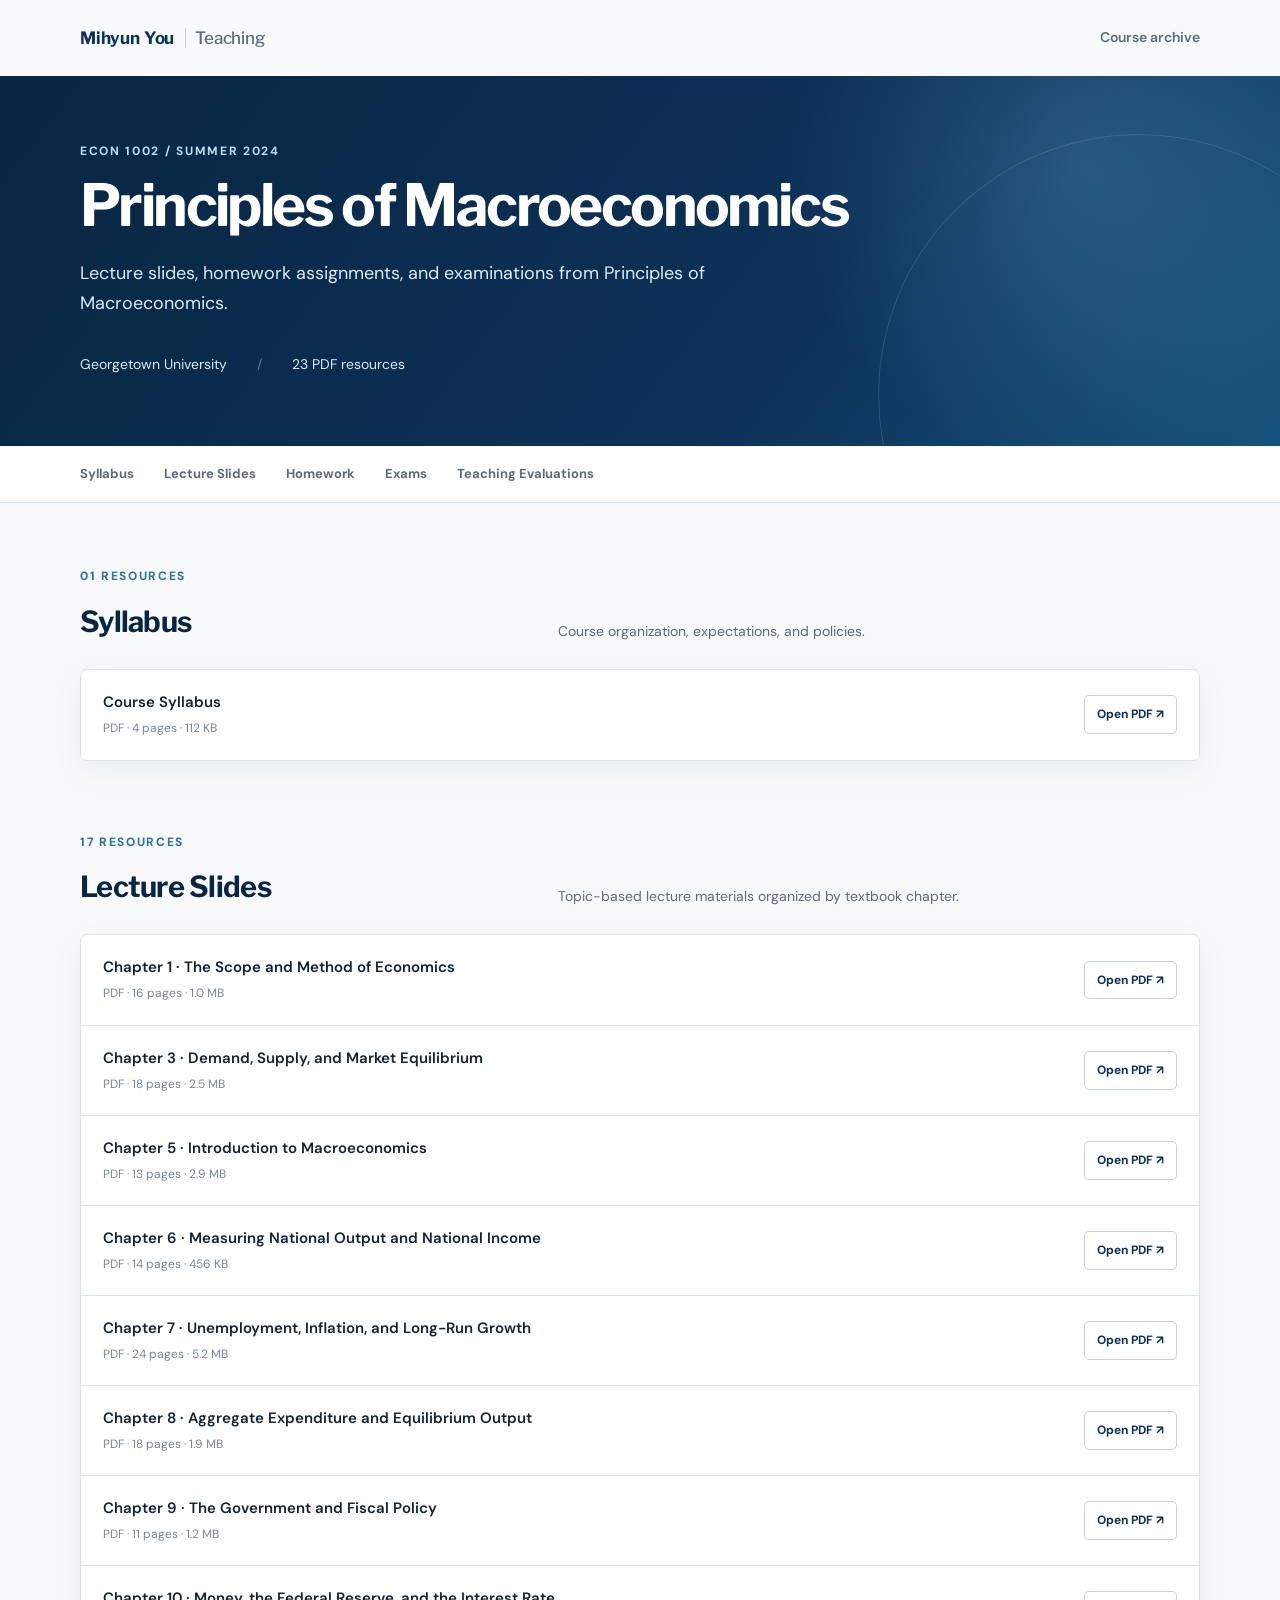
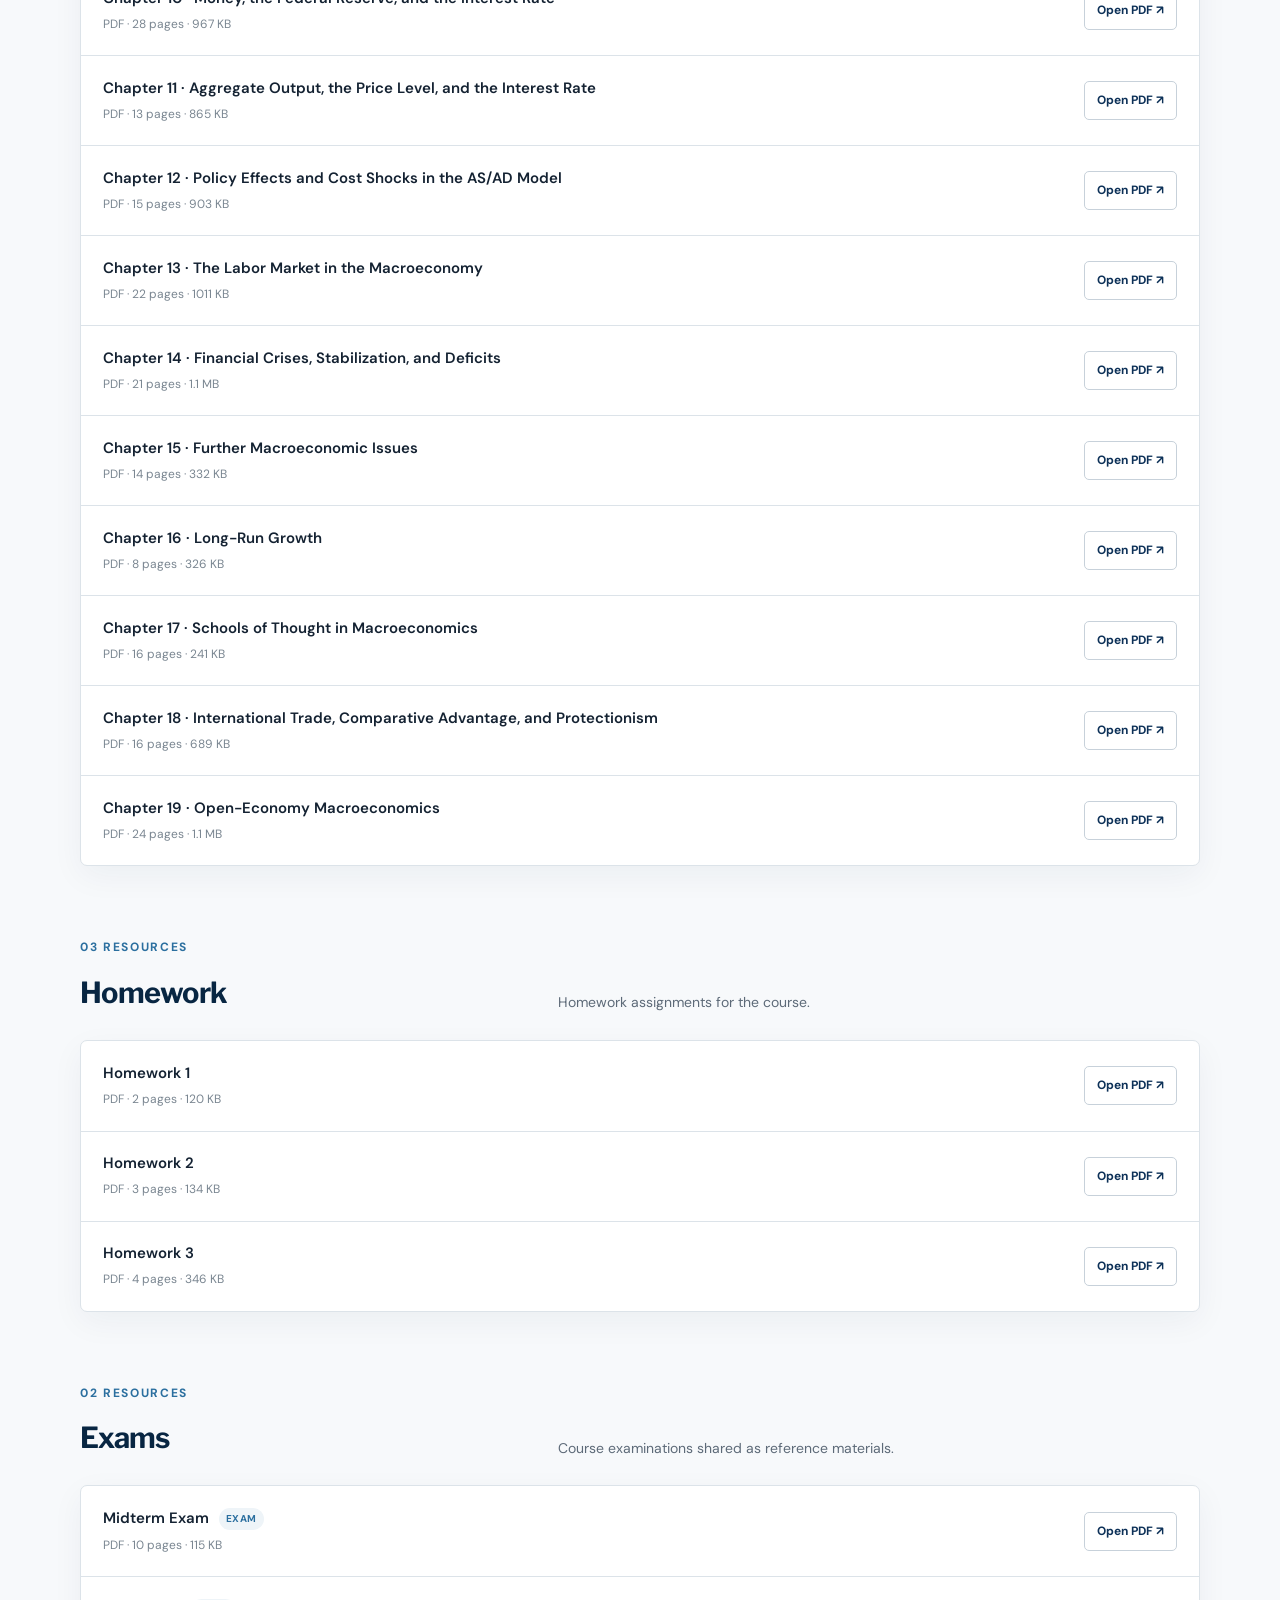
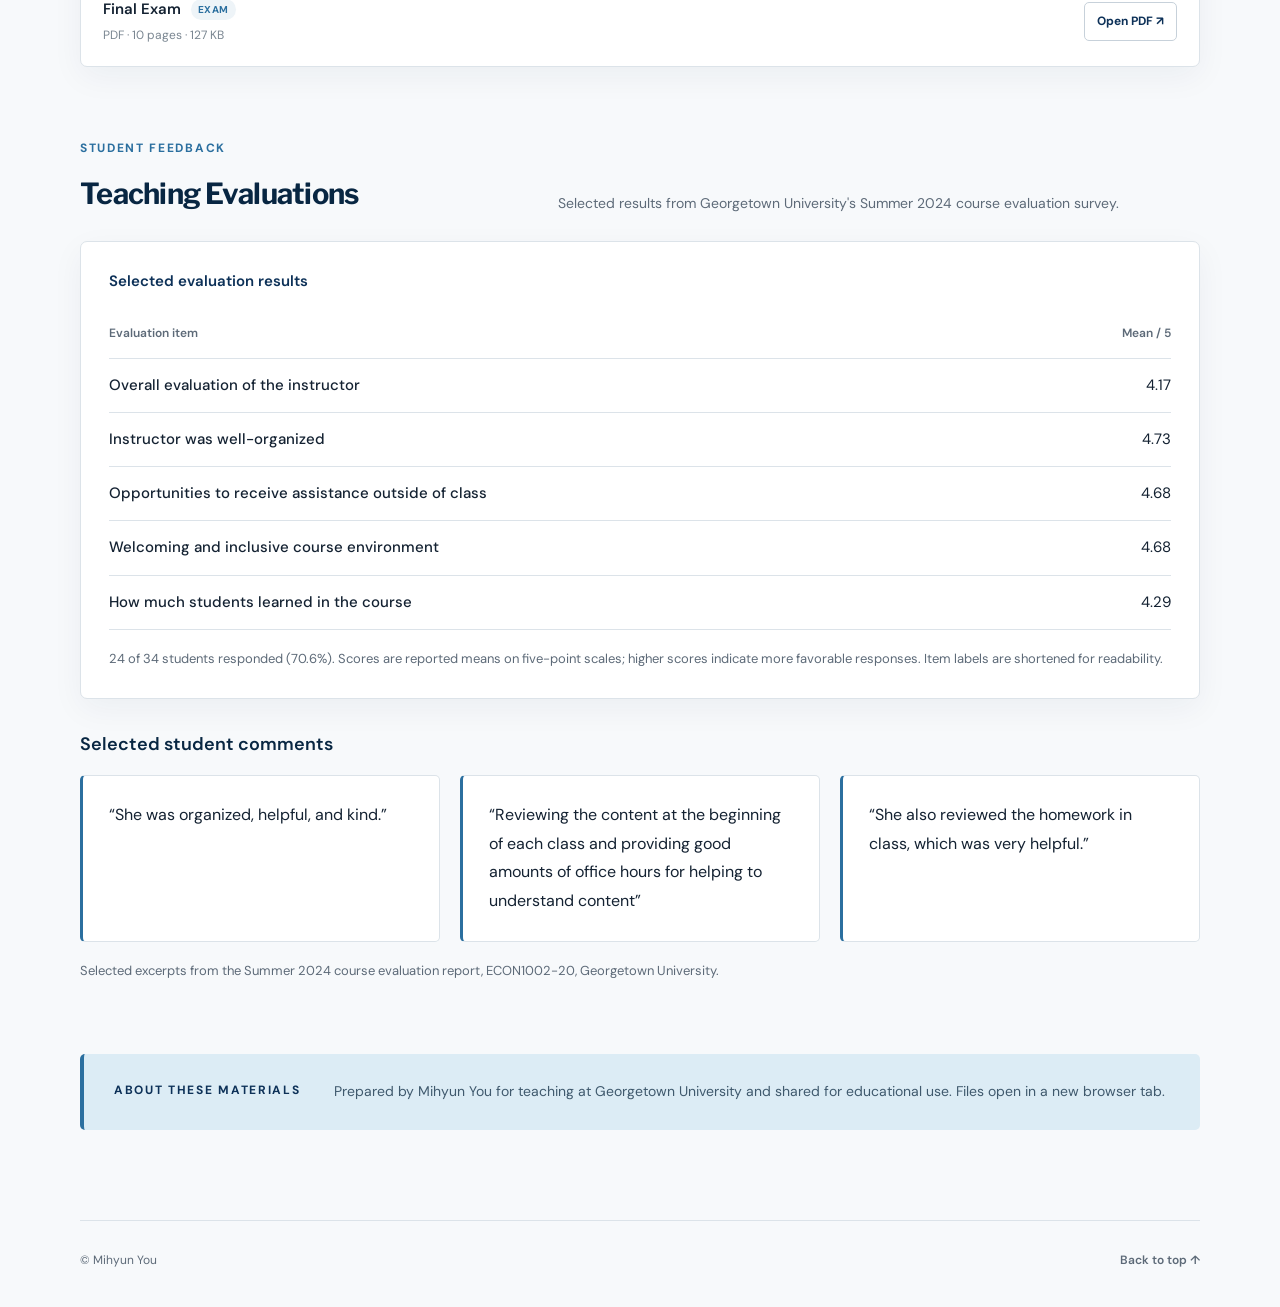
<file: index.html>
<!doctype html>
<html lang="en">
<head>
  <meta charset="utf-8">
  <meta name="viewport" content="width=device-width, initial-scale=1">
  <meta name="description" content="Principles of Macroeconomics teaching materials by Mihyun You.">
  <title>Principles of Macroeconomics | Mihyun You</title>
  <link rel="stylesheet" href="assets/styles.css">
</head>
<body id="top">
  <header class="site-header">
    <a class="brand" href="./">Mihyun You <span>Teaching</span></a>
    <span class="header-note">Course archive</span>
  </header>

  <main>
    <section class="course-hero">
      <div class="hero-inner">
        <p class="eyebrow">ECON 1002 <span aria-hidden="true">/</span> Summer 2024</p>
        <h1>Principles of Macroeconomics</h1>
        <p class="hero-description">Lecture slides, homework assignments, and examinations from Principles of Macroeconomics.</p>
        <div class="course-meta">
          <span>Georgetown University</span>
          <span>23 PDF resources</span>
        </div>
      </div>
    </section>

    <nav class="section-nav" aria-label="Course sections">
      <div><a href="#syllabus">Syllabus</a><a href="#lecture-slides">Lecture Slides</a><a href="#problem-sets">Homework</a><a href="#exams">Exams</a><a href="#teaching-evaluations">Teaching Evaluations</a></div>
    </nav>

    <div class="page-shell">
      
      <section class="materials-section" id="syllabus">
        <div class="section-heading">
          <div>
            <p class="section-kicker">01 resources</p>
            <h2>Syllabus</h2>
          </div>
          <p>Course organization, expectations, and policies.</p>
        </div>
        <ul class="resource-list">
          
        <li class="resource-row">
          <div class="resource-copy">
            <div class="resource-title-line">
              <h3>Course Syllabus</h3>
              
            </div>
            <p>PDF <span aria-hidden="true">·</span> 4 pages <span aria-hidden="true">·</span> 112 KB</p>
          </div>
          <a class="open-link" href="syllabus/econ-1002-syllabus.pdf" target="_blank" rel="noopener" aria-label="Open Course Syllabus PDF in a new tab">
            Open PDF <span aria-hidden="true">↗</span>
          </a>
        </li>
        </ul>
      </section>
      <section class="materials-section" id="lecture-slides">
        <div class="section-heading">
          <div>
            <p class="section-kicker">17 resources</p>
            <h2>Lecture Slides</h2>
          </div>
          <p>Topic-based lecture materials organized by textbook chapter.</p>
        </div>
        <ul class="resource-list">
          
        <li class="resource-row">
          <div class="resource-copy">
            <div class="resource-title-line">
              <h3>Chapter 1 · The Scope and Method of Economics</h3>
              
            </div>
            <p>PDF <span aria-hidden="true">·</span> 16 pages <span aria-hidden="true">·</span> 1.0 MB</p>
          </div>
          <a class="open-link" href="lecture-slides/chapter-01-scope-method-economics.pdf" target="_blank" rel="noopener" aria-label="Open Chapter 1 · The Scope and Method of Economics PDF in a new tab">
            Open PDF <span aria-hidden="true">↗</span>
          </a>
        </li>
        <li class="resource-row">
          <div class="resource-copy">
            <div class="resource-title-line">
              <h3>Chapter 3 · Demand, Supply, and Market Equilibrium</h3>
              
            </div>
            <p>PDF <span aria-hidden="true">·</span> 18 pages <span aria-hidden="true">·</span> 2.5 MB</p>
          </div>
          <a class="open-link" href="lecture-slides/chapter-03-demand-supply-equilibrium.pdf" target="_blank" rel="noopener" aria-label="Open Chapter 3 · Demand, Supply, and Market Equilibrium PDF in a new tab">
            Open PDF <span aria-hidden="true">↗</span>
          </a>
        </li>
        <li class="resource-row">
          <div class="resource-copy">
            <div class="resource-title-line">
              <h3>Chapter 5 · Introduction to Macroeconomics</h3>
              
            </div>
            <p>PDF <span aria-hidden="true">·</span> 13 pages <span aria-hidden="true">·</span> 2.9 MB</p>
          </div>
          <a class="open-link" href="lecture-slides/chapter-05-introduction-macroeconomics.pdf" target="_blank" rel="noopener" aria-label="Open Chapter 5 · Introduction to Macroeconomics PDF in a new tab">
            Open PDF <span aria-hidden="true">↗</span>
          </a>
        </li>
        <li class="resource-row">
          <div class="resource-copy">
            <div class="resource-title-line">
              <h3>Chapter 6 · Measuring National Output and National Income</h3>
              
            </div>
            <p>PDF <span aria-hidden="true">·</span> 14 pages <span aria-hidden="true">·</span> 456 KB</p>
          </div>
          <a class="open-link" href="lecture-slides/chapter-06-national-output-income.pdf" target="_blank" rel="noopener" aria-label="Open Chapter 6 · Measuring National Output and National Income PDF in a new tab">
            Open PDF <span aria-hidden="true">↗</span>
          </a>
        </li>
        <li class="resource-row">
          <div class="resource-copy">
            <div class="resource-title-line">
              <h3>Chapter 7 · Unemployment, Inflation, and Long-Run Growth</h3>
              
            </div>
            <p>PDF <span aria-hidden="true">·</span> 24 pages <span aria-hidden="true">·</span> 5.2 MB</p>
          </div>
          <a class="open-link" href="lecture-slides/chapter-07-unemployment-inflation-growth.pdf" target="_blank" rel="noopener" aria-label="Open Chapter 7 · Unemployment, Inflation, and Long-Run Growth PDF in a new tab">
            Open PDF <span aria-hidden="true">↗</span>
          </a>
        </li>
        <li class="resource-row">
          <div class="resource-copy">
            <div class="resource-title-line">
              <h3>Chapter 8 · Aggregate Expenditure and Equilibrium Output</h3>
              
            </div>
            <p>PDF <span aria-hidden="true">·</span> 18 pages <span aria-hidden="true">·</span> 1.9 MB</p>
          </div>
          <a class="open-link" href="lecture-slides/chapter-08-aggregate-expenditure-output.pdf" target="_blank" rel="noopener" aria-label="Open Chapter 8 · Aggregate Expenditure and Equilibrium Output PDF in a new tab">
            Open PDF <span aria-hidden="true">↗</span>
          </a>
        </li>
        <li class="resource-row">
          <div class="resource-copy">
            <div class="resource-title-line">
              <h3>Chapter 9 · The Government and Fiscal Policy</h3>
              
            </div>
            <p>PDF <span aria-hidden="true">·</span> 11 pages <span aria-hidden="true">·</span> 1.2 MB</p>
          </div>
          <a class="open-link" href="lecture-slides/chapter-09-government-fiscal-policy.pdf" target="_blank" rel="noopener" aria-label="Open Chapter 9 · The Government and Fiscal Policy PDF in a new tab">
            Open PDF <span aria-hidden="true">↗</span>
          </a>
        </li>
        <li class="resource-row">
          <div class="resource-copy">
            <div class="resource-title-line">
              <h3>Chapter 10 · Money, the Federal Reserve, and the Interest Rate</h3>
              
            </div>
            <p>PDF <span aria-hidden="true">·</span> 28 pages <span aria-hidden="true">·</span> 967 KB</p>
          </div>
          <a class="open-link" href="lecture-slides/chapter-10-money-fed-interest-rate.pdf" target="_blank" rel="noopener" aria-label="Open Chapter 10 · Money, the Federal Reserve, and the Interest Rate PDF in a new tab">
            Open PDF <span aria-hidden="true">↗</span>
          </a>
        </li>
        <li class="resource-row">
          <div class="resource-copy">
            <div class="resource-title-line">
              <h3>Chapter 11 · Aggregate Output, the Price Level, and the Interest Rate</h3>
              
            </div>
            <p>PDF <span aria-hidden="true">·</span> 13 pages <span aria-hidden="true">·</span> 865 KB</p>
          </div>
          <a class="open-link" href="lecture-slides/chapter-11-as-ad-is-lm.pdf" target="_blank" rel="noopener" aria-label="Open Chapter 11 · Aggregate Output, the Price Level, and the Interest Rate PDF in a new tab">
            Open PDF <span aria-hidden="true">↗</span>
          </a>
        </li>
        <li class="resource-row">
          <div class="resource-copy">
            <div class="resource-title-line">
              <h3>Chapter 12 · Policy Effects and Cost Shocks in the AS/AD Model</h3>
              
            </div>
            <p>PDF <span aria-hidden="true">·</span> 15 pages <span aria-hidden="true">·</span> 903 KB</p>
          </div>
          <a class="open-link" href="lecture-slides/chapter-12-policy-effects-cost-shocks.pdf" target="_blank" rel="noopener" aria-label="Open Chapter 12 · Policy Effects and Cost Shocks in the AS/AD Model PDF in a new tab">
            Open PDF <span aria-hidden="true">↗</span>
          </a>
        </li>
        <li class="resource-row">
          <div class="resource-copy">
            <div class="resource-title-line">
              <h3>Chapter 13 · The Labor Market in the Macroeconomy</h3>
              
            </div>
            <p>PDF <span aria-hidden="true">·</span> 22 pages <span aria-hidden="true">·</span> 1011 KB</p>
          </div>
          <a class="open-link" href="lecture-slides/chapter-13-labor-market.pdf" target="_blank" rel="noopener" aria-label="Open Chapter 13 · The Labor Market in the Macroeconomy PDF in a new tab">
            Open PDF <span aria-hidden="true">↗</span>
          </a>
        </li>
        <li class="resource-row">
          <div class="resource-copy">
            <div class="resource-title-line">
              <h3>Chapter 14 · Financial Crises, Stabilization, and Deficits</h3>
              
            </div>
            <p>PDF <span aria-hidden="true">·</span> 21 pages <span aria-hidden="true">·</span> 1.1 MB</p>
          </div>
          <a class="open-link" href="lecture-slides/chapter-14-crises-stabilization-deficits.pdf" target="_blank" rel="noopener" aria-label="Open Chapter 14 · Financial Crises, Stabilization, and Deficits PDF in a new tab">
            Open PDF <span aria-hidden="true">↗</span>
          </a>
        </li>
        <li class="resource-row">
          <div class="resource-copy">
            <div class="resource-title-line">
              <h3>Chapter 15 · Further Macroeconomic Issues</h3>
              
            </div>
            <p>PDF <span aria-hidden="true">·</span> 14 pages <span aria-hidden="true">·</span> 332 KB</p>
          </div>
          <a class="open-link" href="lecture-slides/chapter-15-further-macroeconomic-issues.pdf" target="_blank" rel="noopener" aria-label="Open Chapter 15 · Further Macroeconomic Issues PDF in a new tab">
            Open PDF <span aria-hidden="true">↗</span>
          </a>
        </li>
        <li class="resource-row">
          <div class="resource-copy">
            <div class="resource-title-line">
              <h3>Chapter 16 · Long-Run Growth</h3>
              
            </div>
            <p>PDF <span aria-hidden="true">·</span> 8 pages <span aria-hidden="true">·</span> 326 KB</p>
          </div>
          <a class="open-link" href="lecture-slides/chapter-16-long-run-growth.pdf" target="_blank" rel="noopener" aria-label="Open Chapter 16 · Long-Run Growth PDF in a new tab">
            Open PDF <span aria-hidden="true">↗</span>
          </a>
        </li>
        <li class="resource-row">
          <div class="resource-copy">
            <div class="resource-title-line">
              <h3>Chapter 17 · Schools of Thought in Macroeconomics</h3>
              
            </div>
            <p>PDF <span aria-hidden="true">·</span> 16 pages <span aria-hidden="true">·</span> 241 KB</p>
          </div>
          <a class="open-link" href="lecture-slides/chapter-17-schools-of-thought.pdf" target="_blank" rel="noopener" aria-label="Open Chapter 17 · Schools of Thought in Macroeconomics PDF in a new tab">
            Open PDF <span aria-hidden="true">↗</span>
          </a>
        </li>
        <li class="resource-row">
          <div class="resource-copy">
            <div class="resource-title-line">
              <h3>Chapter 18 · International Trade, Comparative Advantage, and Protectionism</h3>
              
            </div>
            <p>PDF <span aria-hidden="true">·</span> 16 pages <span aria-hidden="true">·</span> 689 KB</p>
          </div>
          <a class="open-link" href="lecture-slides/chapter-18-international-trade.pdf" target="_blank" rel="noopener" aria-label="Open Chapter 18 · International Trade, Comparative Advantage, and Protectionism PDF in a new tab">
            Open PDF <span aria-hidden="true">↗</span>
          </a>
        </li>
        <li class="resource-row">
          <div class="resource-copy">
            <div class="resource-title-line">
              <h3>Chapter 19 · Open-Economy Macroeconomics</h3>
              
            </div>
            <p>PDF <span aria-hidden="true">·</span> 24 pages <span aria-hidden="true">·</span> 1.1 MB</p>
          </div>
          <a class="open-link" href="lecture-slides/chapter-19-open-economy-macroeconomics.pdf" target="_blank" rel="noopener" aria-label="Open Chapter 19 · Open-Economy Macroeconomics PDF in a new tab">
            Open PDF <span aria-hidden="true">↗</span>
          </a>
        </li>
        </ul>
      </section>
      <section class="materials-section" id="problem-sets">
        <div class="section-heading">
          <div>
            <p class="section-kicker">03 resources</p>
            <h2>Homework</h2>
          </div>
          <p>Homework assignments for the course.</p>
        </div>
        <ul class="resource-list">
          
        <li class="resource-row">
          <div class="resource-copy">
            <div class="resource-title-line">
              <h3>Homework 1</h3>
              
            </div>
            <p>PDF <span aria-hidden="true">·</span> 2 pages <span aria-hidden="true">·</span> 120 KB</p>
          </div>
          <a class="open-link" href="problem-sets/homework-01.pdf" target="_blank" rel="noopener" aria-label="Open Homework 1 PDF in a new tab">
            Open PDF <span aria-hidden="true">↗</span>
          </a>
        </li>
        <li class="resource-row">
          <div class="resource-copy">
            <div class="resource-title-line">
              <h3>Homework 2</h3>
              
            </div>
            <p>PDF <span aria-hidden="true">·</span> 3 pages <span aria-hidden="true">·</span> 134 KB</p>
          </div>
          <a class="open-link" href="problem-sets/homework-02.pdf" target="_blank" rel="noopener" aria-label="Open Homework 2 PDF in a new tab">
            Open PDF <span aria-hidden="true">↗</span>
          </a>
        </li>
        <li class="resource-row">
          <div class="resource-copy">
            <div class="resource-title-line">
              <h3>Homework 3</h3>
              
            </div>
            <p>PDF <span aria-hidden="true">·</span> 4 pages <span aria-hidden="true">·</span> 346 KB</p>
          </div>
          <a class="open-link" href="problem-sets/homework-03.pdf" target="_blank" rel="noopener" aria-label="Open Homework 3 PDF in a new tab">
            Open PDF <span aria-hidden="true">↗</span>
          </a>
        </li>
        </ul>
      </section>
      <section class="materials-section" id="exams">
        <div class="section-heading">
          <div>
            <p class="section-kicker">02 resources</p>
            <h2>Exams</h2>
          </div>
          <p>Course examinations shared as reference materials.</p>
        </div>
        <ul class="resource-list">
          
        <li class="resource-row">
          <div class="resource-copy">
            <div class="resource-title-line">
              <h3>Midterm Exam</h3>
              <span class="tag">Exam</span>
            </div>
            <p>PDF <span aria-hidden="true">·</span> 10 pages <span aria-hidden="true">·</span> 115 KB</p>
          </div>
          <a class="open-link" href="exams/midterm-exam.pdf" target="_blank" rel="noopener" aria-label="Open Midterm Exam PDF in a new tab">
            Open PDF <span aria-hidden="true">↗</span>
          </a>
        </li>
        <li class="resource-row">
          <div class="resource-copy">
            <div class="resource-title-line">
              <h3>Final Exam</h3>
              <span class="tag">Exam</span>
            </div>
            <p>PDF <span aria-hidden="true">·</span> 10 pages <span aria-hidden="true">·</span> 127 KB</p>
          </div>
          <a class="open-link" href="exams/final-exam.pdf" target="_blank" rel="noopener" aria-label="Open Final Exam PDF in a new tab">
            Open PDF <span aria-hidden="true">↗</span>
          </a>
        </li>
        </ul>
      </section>
      <section class="materials-section" id="teaching-evaluations" aria-labelledby="evaluation-heading">
        <div class="section-heading">
          <div><p class="section-kicker">Student feedback</p><h2 id="evaluation-heading">Teaching Evaluations</h2></div>
          <p>Selected results from Georgetown University's Summer 2024 course evaluation survey.</p>
        </div>
        <div class="feedback-panel">
          <table class="evaluation-table" aria-describedby="evaluation-note">
            <caption>Selected evaluation results</caption>
            <thead><tr><th scope="col">Evaluation item</th><th scope="col">Mean / 5</th></tr></thead>
            <tbody>
              <tr><th scope="row">Overall evaluation of the instructor</th><td>4.17</td></tr>
              <tr><th scope="row">Instructor was well-organized</th><td>4.73</td></tr>
              <tr><th scope="row">Opportunities to receive assistance outside of class</th><td>4.68</td></tr>
              <tr><th scope="row">Welcoming and inclusive course environment</th><td>4.68</td></tr>
              <tr><th scope="row">How much students learned in the course</th><td>4.29</td></tr>
            </tbody>
          </table>
          <p class="feedback-note" id="evaluation-note">24 of 34 students responded (70.6%). Scores are reported means on five-point scales; higher scores indicate more favorable responses. Item labels are shortened for readability.</p>
        </div>
        <h3 class="feedback-subheading">Selected student comments</h3>
        <div class="feedback-quotes feedback-quotes-three">
          <blockquote class="feedback-quote"><p>“She was organized, helpful, and kind.”</p></blockquote>
          <blockquote class="feedback-quote"><p>“Reviewing the content at the beginning of each class and providing good amounts of office hours for helping to understand content”</p></blockquote>
          <blockquote class="feedback-quote"><p>“She also reviewed the homework in class, which was very helpful.”</p></blockquote>
        </div>
        <p class="feedback-note">Selected excerpts from the Summer 2024 course evaluation report, ECON1002-20, Georgetown University. </p>
      </section>
      <aside class="use-note">
        <p class="note-label">About these materials</p>
        <p>Prepared by Mihyun You for teaching at Georgetown University and shared for educational use. Files open in a new browser tab.</p>
      </aside>
    </div>
  </main>

  <footer class="site-footer">
    <p>© Mihyun You</p>
    <a href="#top">Back to top <span aria-hidden="true">↑</span></a>
  </footer>
</body>
</html>
</file>
<file: assets/styles.css>
@import url('https://fonts.googleapis.com/css2?family=DM+Sans:wght@400;500;600;700&family=Libre+Franklin:wght@500;600;700&display=swap');

:root {
  --navy: #0d3158;
  --navy-deep: #082642;
  --blue: #2b6f9f;
  --blue-soft: #dcecf5;
  --ink: #142232;
  --muted: #5d6a78;
  --paper: #f7f9fb;
  --white: #ffffff;
  --line: #dce3e9;
  --line-dark: #c7d1da;
  --tag: #eef4f8;
  --shadow: 0 18px 50px rgba(13, 49, 88, 0.08);
  --shell: min(1120px, calc(100% - 40px));
}

* { box-sizing: border-box; }

html { scroll-behavior: smooth; }

body {
  margin: 0;
  color: var(--ink);
  background: var(--paper);
  font-family: "DM Sans", system-ui, -apple-system, BlinkMacSystemFont, "Segoe UI", sans-serif;
  line-height: 1.55;
}

a { color: inherit; }

a:focus-visible {
  outline: 3px solid #eab464;
  outline-offset: 4px;
  border-radius: 3px;
}

.site-header {
  width: var(--shell);
  height: 76px;
  margin: 0 auto;
  display: flex;
  align-items: center;
  justify-content: space-between;
}

.brand {
  color: var(--navy);
  font-family: "Libre Franklin", sans-serif;
  font-size: 17px;
  font-weight: 700;
  letter-spacing: -0.01em;
  text-decoration: none;
}

.brand span {
  margin-left: 7px;
  padding-left: 9px;
  color: var(--muted);
  border-left: 1px solid var(--line-dark);
  font-weight: 500;
}

.header-note,
.back-link {
  color: var(--muted);
  font-size: 14px;
  font-weight: 600;
  text-decoration: none;
}

.back-link:hover { color: var(--navy); }

.home-hero,
.course-hero {
  position: relative;
  overflow: hidden;
  color: var(--white);
  background:
    radial-gradient(circle at 85% 25%, rgba(112, 181, 217, 0.25), transparent 27%),
    linear-gradient(128deg, var(--navy-deep), var(--navy) 63%, #16537c);
}

.home-hero::after,
.course-hero::after {
  position: absolute;
  right: -120px;
  bottom: -210px;
  width: 520px;
  height: 520px;
  border: 1px solid rgba(255, 255, 255, 0.13);
  border-radius: 50%;
  content: "";
}

.hero-inner {
  position: relative;
  z-index: 1;
  width: var(--shell);
  margin: 0 auto;
  padding: 78px 0 82px;
}

.course-hero .hero-inner { padding: 66px 0 70px; }

.eyebrow,
.section-kicker,
.note-label {
  margin: 0 0 14px;
  font-size: 12px;
  font-weight: 700;
  letter-spacing: 0.14em;
  text-transform: uppercase;
}

.eyebrow { color: #b9ddf1; }

.home-hero h1,
.course-hero h1 {
  max-width: 780px;
  margin: 0;
  font-family: "Libre Franklin", sans-serif;
  font-size: clamp(42px, 6vw, 68px);
  line-height: 1.04;
  letter-spacing: -0.045em;
}

.course-hero h1 { font-size: clamp(38px, 5vw, 58px); }

.hero-description {
  max-width: 720px;
  margin: 24px 0 0;
  color: #dceaf2;
  font-size: 18px;
  line-height: 1.65;
}

.archive-stats,
.course-meta {
  display: flex;
  flex-wrap: wrap;
  gap: 10px 30px;
  margin-top: 36px;
  color: #dceaf2;
  font-size: 14px;
}

.archive-stats strong {
  margin-right: 5px;
  color: var(--white);
  font-size: 19px;
}

.course-meta span + span::before,
.archive-stats span + span::before {
  margin-right: 30px;
  color: rgba(255, 255, 255, 0.35);
  content: "/";
}

.courses-shell,
.page-shell {
  width: var(--shell);
  margin: 0 auto;
}

.courses-shell { padding: 72px 0 90px; }

.courses-heading { margin-bottom: 30px; }

.section-kicker { color: var(--blue); }

.courses-heading h2,
.section-heading h2 {
  margin: 0;
  color: var(--navy-deep);
  font-family: "Libre Franklin", sans-serif;
  letter-spacing: -0.025em;
}

.courses-heading h2 { font-size: 30px; }

.course-grid {
  display: grid;
  grid-template-columns: repeat(2, minmax(0, 1fr));
  gap: 24px;
}

.course-card {
  display: flex;
  min-height: 390px;
  padding: 34px;
  flex-direction: column;
  background: var(--white);
  border: 1px solid var(--line);
  border-top: 5px solid var(--blue);
  border-radius: 7px;
  box-shadow: var(--shadow);
}

.card-topline {
  display: flex;
  align-items: center;
  justify-content: space-between;
  color: var(--blue);
  font-size: 12px;
  font-weight: 700;
  letter-spacing: 0.08em;
  text-transform: uppercase;
}

.course-card h2 {
  margin: 31px 0 15px;
  color: var(--navy-deep);
  font-family: "Libre Franklin", sans-serif;
  font-size: 30px;
  line-height: 1.2;
  letter-spacing: -0.035em;
}

.course-card > p {
  margin: 0;
  color: var(--muted);
  font-size: 15px;
}

.card-stats {
  display: flex;
  gap: 24px;
  margin: 28px 0;
  color: var(--muted);
  font-size: 13px;
}

.card-stats strong { color: var(--navy); }

.card-link {
  display: flex;
  margin-top: auto;
  padding-top: 21px;
  align-items: center;
  justify-content: space-between;
  color: var(--navy);
  border-top: 1px solid var(--line);
  font-size: 14px;
  font-weight: 700;
  text-decoration: none;
}

.card-link span { transition: transform 160ms ease; }
.card-link:hover span { transform: translateX(4px); }

.section-nav {
  position: sticky;
  z-index: 10;
  top: 0;
  background: rgba(255, 255, 255, 0.96);
  border-bottom: 1px solid var(--line);
  backdrop-filter: blur(10px);
}

.section-nav > div {
  width: var(--shell);
  margin: 0 auto;
  display: flex;
  gap: 30px;
  overflow-x: auto;
  scrollbar-width: none;
}

.section-nav a {
  padding: 18px 0 16px;
  color: var(--muted);
  border-bottom: 2px solid transparent;
  font-size: 13px;
  font-weight: 700;
  text-decoration: none;
  white-space: nowrap;
}

.section-nav a:hover {
  color: var(--navy);
  border-bottom-color: var(--blue);
}

.page-shell { padding: 64px 0 90px; }

.materials-section {
  scroll-margin-top: 76px;
  margin-bottom: 72px;
}

.section-heading {
  display: grid;
  grid-template-columns: minmax(280px, 0.8fr) minmax(300px, 1.2fr);
  gap: 50px;
  margin-bottom: 24px;
  align-items: end;
}

.section-heading h2 { font-size: 29px; }

.section-heading > p {
  margin: 0 0 2px;
  color: var(--muted);
  font-size: 14px;
}

.resource-list {
  margin: 0;
  padding: 0;
  background: var(--white);
  border: 1px solid var(--line);
  border-radius: 7px;
  box-shadow: 0 10px 32px rgba(13, 49, 88, 0.05);
  list-style: none;
}

.resource-row {
  display: flex;
  min-height: 90px;
  padding: 19px 22px;
  align-items: center;
  justify-content: space-between;
  gap: 24px;
}

.resource-row + .resource-row { border-top: 1px solid var(--line); }

.resource-title-line {
  display: flex;
  align-items: center;
  gap: 10px;
}

.resource-row h3 {
  margin: 0;
  color: var(--ink);
  font-size: 15px;
  font-weight: 600;
  line-height: 1.4;
}

.resource-row p {
  margin: 6px 0 0;
  color: #7a8691;
  font-size: 12px;
}

.tag {
  padding: 3px 7px;
  color: var(--blue);
  background: var(--tag);
  border-radius: 999px;
  font-size: 10px;
  font-weight: 700;
  letter-spacing: 0.04em;
  text-transform: uppercase;
  white-space: nowrap;
}

.open-link {
  flex: 0 0 auto;
  min-height: 38px;
  padding: 9px 12px;
  color: var(--navy);
  border: 1px solid var(--line-dark);
  border-radius: 5px;
  font-size: 12px;
  font-weight: 700;
  text-decoration: none;
}

.open-link:hover {
  color: var(--white);
  background: var(--navy);
  border-color: var(--navy);
}

.use-note {
  display: grid;
  grid-template-columns: 190px 1fr;
  gap: 30px;
  padding: 27px 30px;
  background: var(--blue-soft);
  border-left: 4px solid var(--blue);
  border-radius: 5px;
}

.use-note p { margin: 0; }
.use-note .note-label { color: var(--navy); }
.use-note p:last-child { color: #3f596d; font-size: 14px; }

.site-footer {
  width: var(--shell);
  margin: 0 auto;
  padding: 30px 0 38px;
  display: flex;
  justify-content: space-between;
  color: var(--muted);
  border-top: 1px solid var(--line);
  font-size: 12px;
}

.site-footer p { margin: 0; }
.site-footer a { text-decoration: none; font-weight: 600; }

@media (max-width: 760px) {
  :root { --shell: min(100% - 28px, 1120px); }

  .site-header { height: 66px; }
  .header-note { display: none; }
  .hero-inner { padding: 58px 0 62px; }
  .course-hero .hero-inner { padding: 50px 0 54px; }
  .home-hero h1, .course-hero h1 { font-size: 39px; }
  .hero-description { font-size: 16px; }
  .archive-stats, .course-meta { gap: 10px 17px; }
  .course-meta span + span::before,
  .archive-stats span + span::before { margin-right: 17px; }

  .courses-shell { padding: 54px 0 66px; }
  .course-grid { grid-template-columns: 1fr; }
  .course-card { min-height: 350px; padding: 27px; }
  .course-card h2 { font-size: 27px; }

  .section-nav > div { gap: 24px; }
  .page-shell { padding: 48px 0 68px; }
  .materials-section { margin-bottom: 58px; }
  .section-heading { display: block; }
  .section-heading > p { margin-top: 10px; }

  .resource-row { padding: 17px; gap: 15px; }
  .resource-title-line { display: block; }
  .tag { display: inline-block; margin-top: 6px; }
  .open-link { padding: 8px 9px; font-size: 0; }
  .open-link span { font-size: 17px; }

  .use-note { display: block; padding: 24px; }
  .use-note p:last-child { margin-top: 8px; }
  .site-footer { gap: 20px; }
}

@media (prefers-reduced-motion: reduce) {
  html { scroll-behavior: auto; }
  *, *::before, *::after { transition: none !important; }
}

/* Student feedback: follows the existing course archive palette. */
.feedback-panel { padding: 28px; background: var(--white); border: 1px solid var(--line); border-radius: 7px; box-shadow: 0 10px 32px rgba(13,49,88,.05); }
.evaluation-table { width: 100%; border-collapse: collapse; font-size: 15px; }
.evaluation-table caption { text-align: left; color: var(--navy); font-weight: 600; padding-bottom: 16px; }
.evaluation-table th, .evaluation-table td { padding: 15px 0; border-bottom: 1px solid var(--line); text-align: left; }
.evaluation-table thead th { color: var(--muted); font-size: 12px; font-weight: 600; }
.evaluation-table tbody th { font-weight: 500; padding-right: 22px; }
.evaluation-table td, .evaluation-table thead th:last-child { text-align: right; white-space: nowrap; font-variant-numeric: tabular-nums; }
.feedback-note { margin: 18px 0 0; color: var(--muted); font-size: 13px; line-height: 1.7; }
.feedback-subheading { margin: 32px 0 16px; color: var(--navy-deep); font-size: 18px; font-weight: 600; }
.feedback-quotes { display: grid; grid-template-columns: repeat(2,minmax(0,1fr)); gap: 20px; }
.feedback-quote { margin: 0; padding: 25px 26px; background: var(--white); border: 1px solid var(--line); border-left: 3px solid var(--blue); border-radius: 5px; }
.feedback-quote p { margin: 0; font-size: 16px; line-height: 1.8; }
@media (max-width: 760px) {
 .feedback-panel { padding: 20px; }
 .feedback-quotes { grid-template-columns: 1fr; gap: 14px; }
 .feedback-quote { padding: 20px; }
 .evaluation-table { font-size: 14px; }
}

@media (min-width: 1000px) {
  .feedback-quotes-three { grid-template-columns: repeat(3, minmax(0, 1fr)); }
}
@media (min-width: 761px) and (max-width: 999px) {
  .feedback-quotes-three { grid-template-columns: 1fr; }
}
</file>
